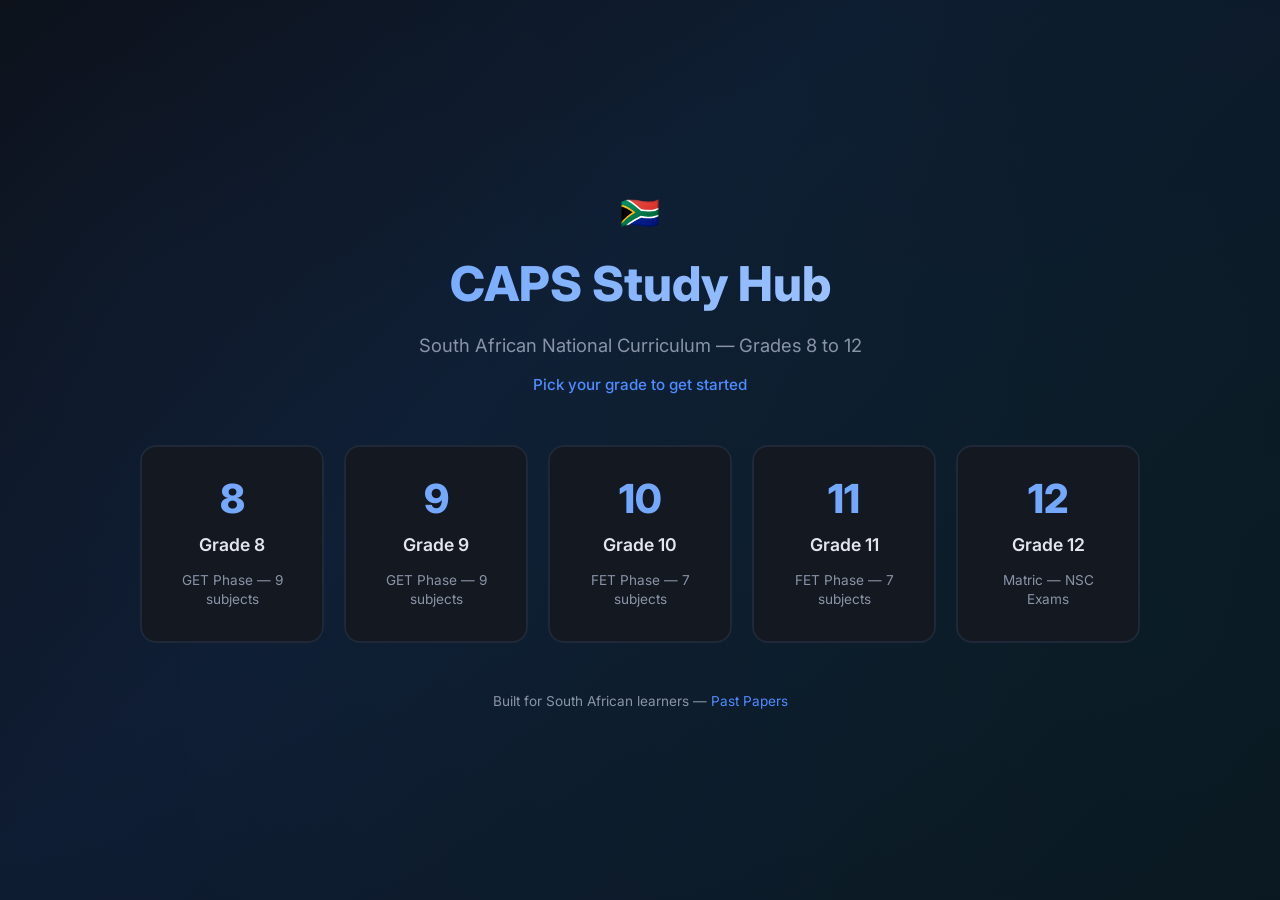
<file: index.html>
<!DOCTYPE html>
<html lang="en-ZA">
<head>
    <meta charset="UTF-8">
    <meta name="viewport" content="width=device-width, initial-scale=1.0">
    <title>CAPS Study Hub | South African Curriculum</title>
    <link rel="stylesheet" href="css/style.css">
    <link rel="preconnect" href="https://fonts.googleapis.com">
    <link href="https://fonts.googleapis.com/css2?family=Inter:wght@400;500;600;700;800&display=swap" rel="stylesheet">
</head>
<body>
    <div class="landing" id="landing">
        <div class="landing-header">
            <span class="landing-flag">&#127487;&#127462;</span>
            <h1>CAPS Study Hub</h1>
            <p class="landing-subtitle">South African National Curriculum &mdash; Grades 8 to 12</p>
            <p class="landing-tagline">Pick your grade to get started</p>
        </div>

        <div class="grade-cards">
            <a href="grade.html?grade=8" class="grade-card">
                <span class="grade-number">8</span>
                <span class="grade-label">Grade 8</span>
                <span class="grade-desc">GET Phase &mdash; 9 subjects</span>
            </a>
            <a href="grade.html?grade=9" class="grade-card">
                <span class="grade-number">9</span>
                <span class="grade-label">Grade 9</span>
                <span class="grade-desc">GET Phase &mdash; 9 subjects</span>
            </a>
            <a href="grade.html?grade=10" class="grade-card">
                <span class="grade-number">10</span>
                <span class="grade-label">Grade 10</span>
                <span class="grade-desc">FET Phase &mdash; 7 subjects</span>
            </a>
            <a href="grade.html?grade=11" class="grade-card">
                <span class="grade-number">11</span>
                <span class="grade-label">Grade 11</span>
                <span class="grade-desc">FET Phase &mdash; 7 subjects</span>
            </a>
            <a href="grade.html?grade=12" class="grade-card">
                <span class="grade-number">12</span>
                <span class="grade-label">Grade 12</span>
                <span class="grade-desc">Matric &mdash; NSC Exams</span>
            </a>
        </div>

        <div class="landing-footer">
            <p>Built for South African learners &mdash; <a href="past-papers.html">Past Papers</a></p>
        </div>
    </div>
</body>
</html>
</file>
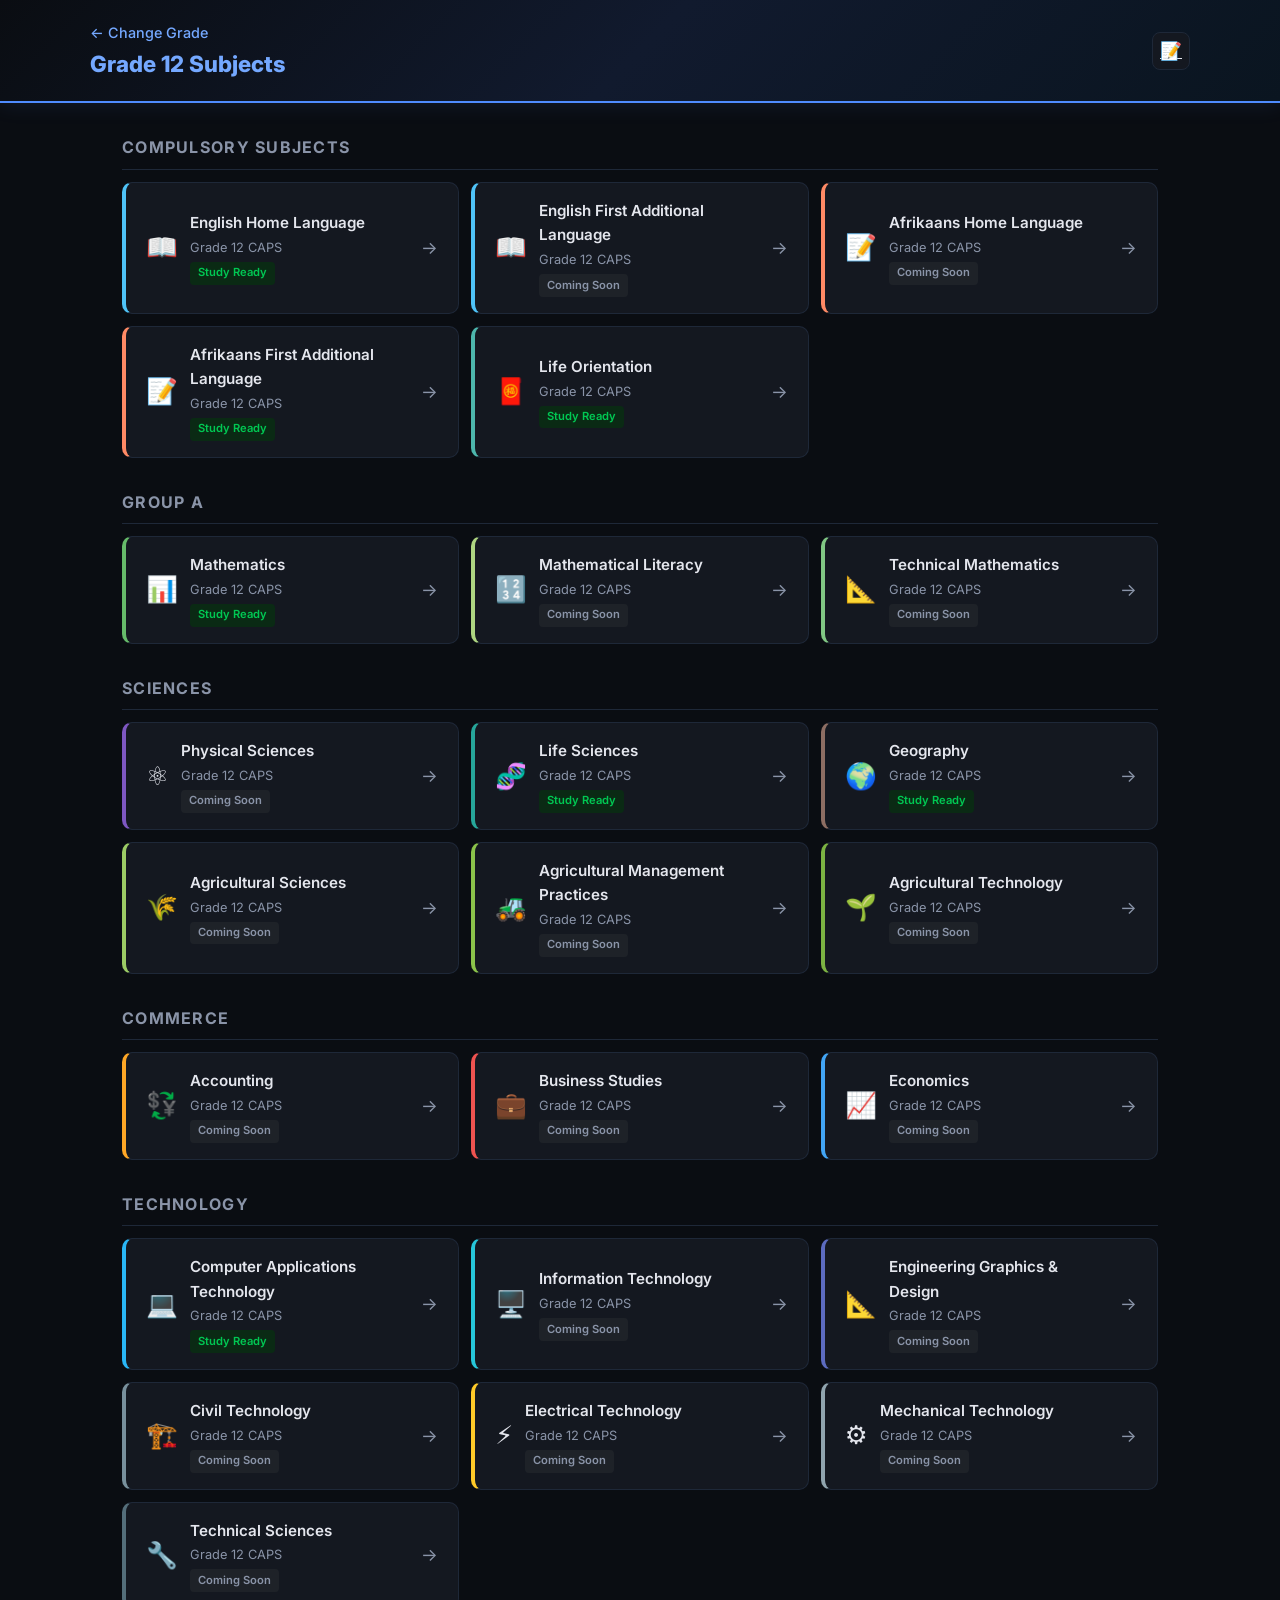
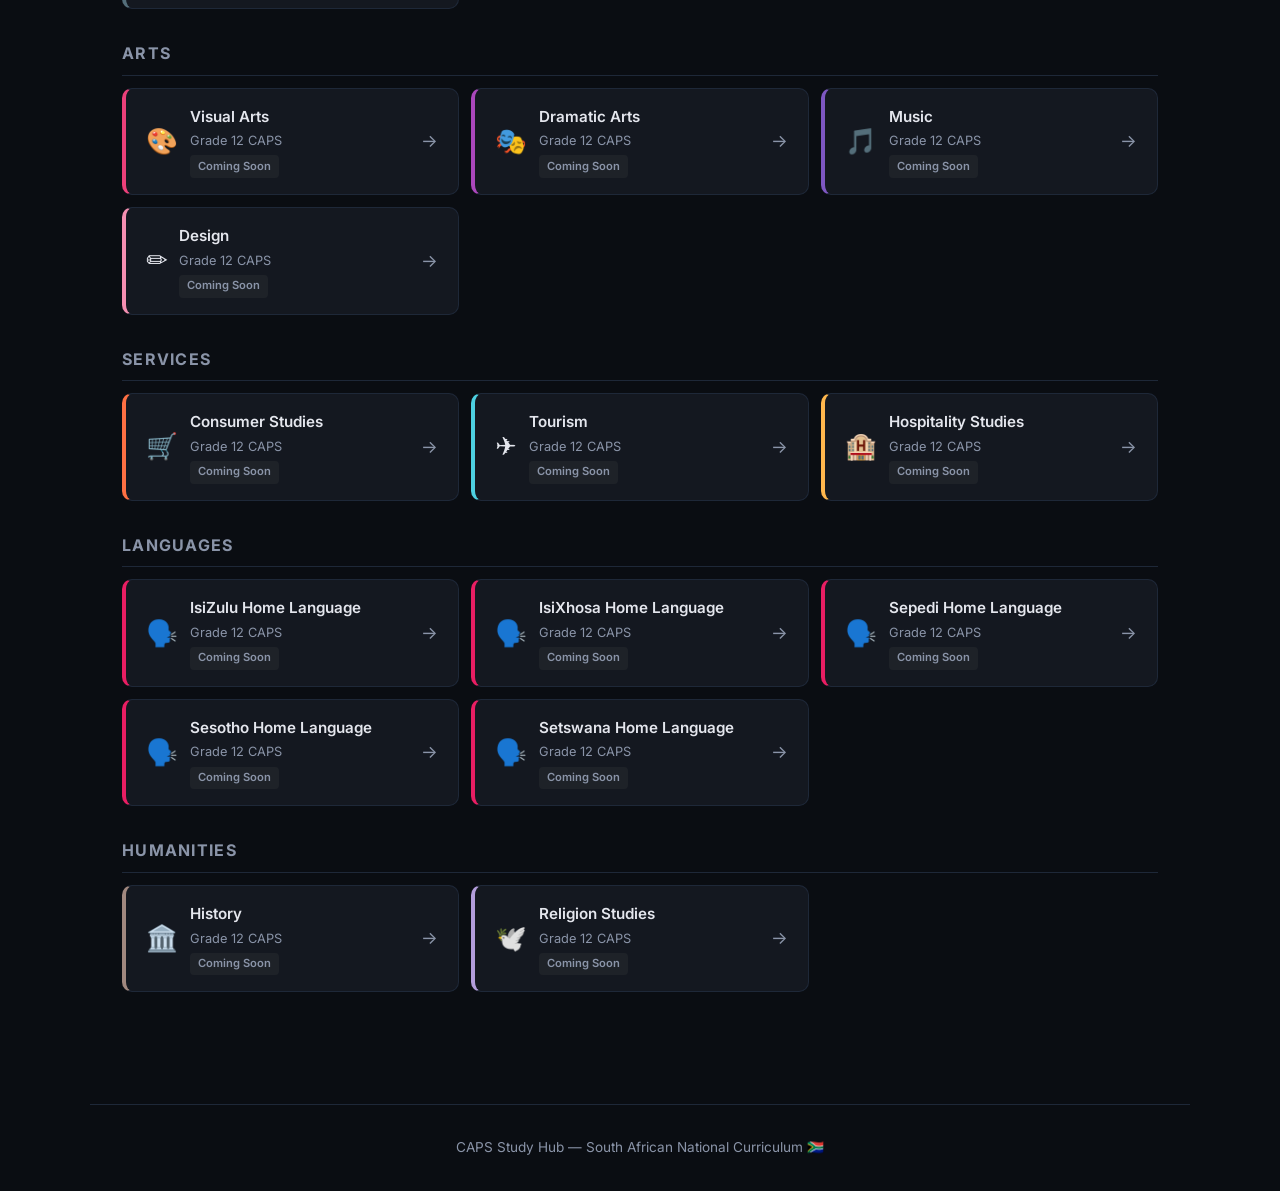
<file: grade.html>
<!DOCTYPE html>
<html lang="en-ZA">
<head>
    <meta charset="UTF-8">
    <meta name="viewport" content="width=device-width, initial-scale=1.0">
    <title>Choose Your Subjects | CAPS Study Hub</title>
    <link rel="stylesheet" href="css/style.css">
    <link rel="preconnect" href="https://fonts.googleapis.com">
    <link href="https://fonts.googleapis.com/css2?family=Inter:wght@400;500;600;700;800&display=swap" rel="stylesheet">
</head>
<body>
    <div class="page-container">
        <header class="page-header">
            <div class="page-header-inner">
                <div>
                    <a href="index.html" class="back-link">&larr; Change Grade</a>
                    <h1 id="page-title">Grade 12 Subjects</h1>
                </div>
                <div class="header-actions">
                    <a href="past-papers.html" class="icon-btn" title="Past Papers">&#128221;</a>
                </div>
            </div>
        </header>

        <main class="page-main" id="subjects-container">
            <!-- Populated by JS -->
        </main>

        <footer class="page-footer">
            <p>CAPS Study Hub &mdash; South African National Curriculum &#127487;&#127462;</p>
        </footer>
    </div>

    <script src="js/caps-subjects.js"></script>
    <script src="js/caps-curriculum.js"></script>
    <script>
    (function() {
        const params = new URLSearchParams(window.location.search);
        const grade = parseInt(params.get('grade')) || 12;

        document.getElementById('page-title').textContent = `Grade ${grade} Subjects`;
        document.title = `Grade ${grade} Subjects | CAPS Study Hub`;

        // Store current grade for use by subject pages
        localStorage.setItem('caps-current-grade', grade);

        const container = document.getElementById('subjects-container');
        const available = CAPS_SUBJECTS.getForGrade(grade);

        // Subjects that have study content (flashcards, quiz, feynman data)
        const subjectsWithContent = {
            'life-sciences': 12,
            'geography': 12,
            'mathematics': 12,
            'afrikaans-fal': 12,
            'cat': 12,
            'english-hl': 12,
            'life-orientation': 12
        };

        function renderSubjectCard(subject) {
            const hasContent = subjectsWithContent[subject.id] && subjectsWithContent[subject.id] <= grade;
            const hasCurriculum = CAPS_CURRICULUM.has(subject.id, grade);

            const card = document.createElement('a');
            card.className = 'subject-card';
            card.style.setProperty('--subject-color', subject.color);

            // All subjects link to subject.html with query params
            card.href = 'subject.html?subject=' + subject.id + '&grade=' + grade;

            let badge = '';
            if (hasContent) {
                badge = '<span class="badge badge-green">Study Ready</span>';
            } else if (hasCurriculum) {
                badge = '<span class="badge badge-blue">Curriculum</span>';
            } else {
                badge = '<span class="badge badge-grey">Coming Soon</span>';
            }

            card.innerHTML = `
                <div class="subject-icon">${subject.icon}</div>
                <div class="subject-info">
                    <h3>${subject.name}</h3>
                    <p class="subject-meta">Grade ${grade} CAPS</p>
                    ${badge}
                </div>
                <span class="subject-arrow">&rarr;</span>
            `;
            return card;
        }

        // For Grades 8-9: all subjects are compulsory, one group
        if (grade <= 9) {
            const group = document.createElement('div');
            group.className = 'subject-group';
            group.innerHTML = '<h2>Your Subjects</h2>';
            const grid = document.createElement('div');
            grid.className = 'subject-grid';
            available.compulsory.forEach(s => grid.appendChild(renderSubjectCard(s)));
            group.appendChild(grid);
            container.appendChild(group);
        } else {
            // Compulsory languages
            const compGroup = document.createElement('div');
            compGroup.className = 'subject-group';
            compGroup.innerHTML = '<h2>Compulsory Subjects</h2>';
            const compGrid = document.createElement('div');
            compGrid.className = 'subject-grid';
            available.compulsory.forEach(s => compGrid.appendChild(renderSubjectCard(s)));
            compGroup.appendChild(compGrid);
            container.appendChild(compGroup);

            // Electives grouped by category
            const groups = {};
            available.electives.forEach(s => {
                if (!groups[s.group]) groups[s.group] = [];
                groups[s.group].push(s);
            });

            const groupOrder = ['Group A', 'Sciences', 'Commerce', 'Technology', 'Arts', 'Services', 'Languages', 'Humanities'];
            groupOrder.forEach(groupName => {
                if (!groups[groupName]) return;
                const group = document.createElement('div');
                group.className = 'subject-group';
                group.innerHTML = `<h2>${groupName}</h2>`;
                const grid = document.createElement('div');
                grid.className = 'subject-grid';
                groups[groupName].forEach(s => grid.appendChild(renderSubjectCard(s)));
                group.appendChild(grid);
                container.appendChild(group);
            });
        }
    })();
    </script>
</body>
</html>
</file>
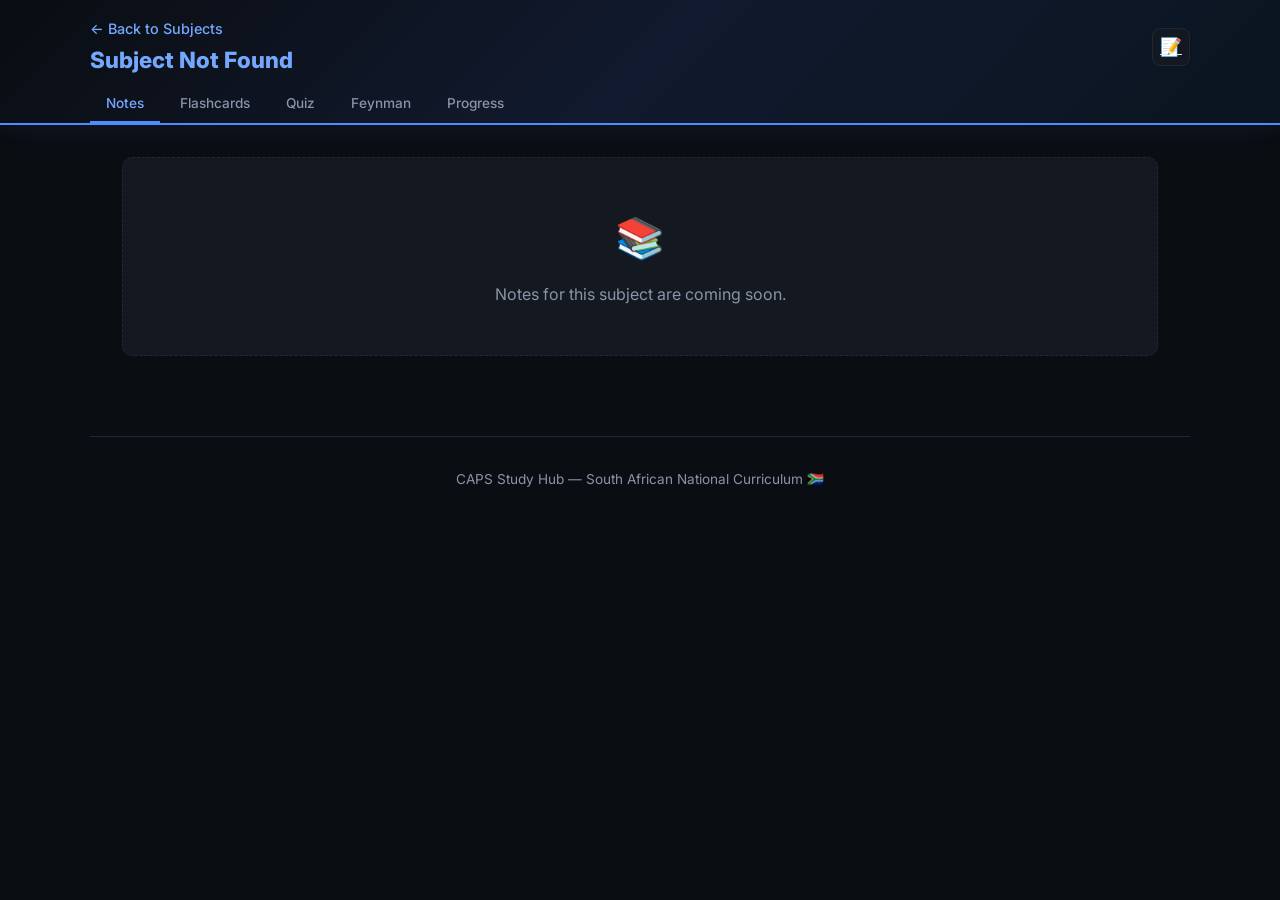
<file: subject.html>
<!DOCTYPE html>
<html lang="en-ZA">
<head>
    <meta charset="UTF-8">
    <meta name="viewport" content="width=device-width, initial-scale=1.0">
    <title>Subject | CAPS Study Hub</title>
    <link rel="stylesheet" href="css/style.css">
    <link rel="preconnect" href="https://fonts.googleapis.com">
    <link href="https://fonts.googleapis.com/css2?family=Inter:wght@400;500;600;700;800&display=swap" rel="stylesheet">
</head>
<body>
    <header class="subject-header">
        <div class="subject-header-inner">
            <div class="subject-header-top">
                <div>
                    <a href="grade.html" id="back-link" class="back-link">&larr; Back to Subjects</a>
                    <h1 id="subject-title">Loading&hellip;</h1>
                    <p class="subtitle" id="subject-subtitle"></p>
                </div>
                <div class="header-actions">
                    <a href="past-papers.html" class="icon-btn" title="Past Papers">&#128221;</a>
                </div>
            </div>
            <nav class="tab-nav">
                <button class="tab-btn active" data-tab="notes">Notes</button>
                <button class="tab-btn" data-tab="flashcards">Flashcards</button>
                <button class="tab-btn" data-tab="quiz">Quiz</button>
                <button class="tab-btn" data-tab="feynman">Feynman</button>
                <button class="tab-btn" data-tab="progress">Progress</button>
            </nav>
        </div>
    </header>

    <!-- ====== NOTES ====== -->
    <div class="tab-panel active" id="panel-notes">
        <div id="notes-content"></div>
    </div>

    <!-- ====== FLASHCARDS ====== -->
    <div class="tab-panel" id="panel-flashcards">
        <div class="filter-buttons" id="fc-filters"></div>
        <div id="fc-content" class="hidden">
            <div class="flashcard-container">
                <div class="flashcard-inner" id="flashcard">
                    <div class="flashcard-front"><p id="fc-question"></p></div>
                    <div class="flashcard-back"><p id="fc-answer"></p></div>
                </div>
            </div>
            <div class="fc-progress"><span id="fc-progress">0 / 0</span></div>
            <div class="fc-controls">
                <button class="fc-btn" id="fc-prev">&larr; Prev</button>
                <button class="fc-btn" id="fc-flip">Flip</button>
                <button class="fc-btn" id="fc-next">Next &rarr;</button>
                <button class="fc-btn" id="fc-shuffle">Shuffle</button>
                <button class="fc-btn" id="fc-reset">Reset</button>
            </div>
            <div class="confidence-buttons">
                <button class="confidence-btn" data-confidence="hard">Hard</button>
                <button class="confidence-btn" data-confidence="medium">Medium</button>
                <button class="confidence-btn" data-confidence="easy">Easy</button>
            </div>
            <p class="swipe-hint">Swipe or use arrow keys to navigate</p>
        </div>
        <div class="empty-state" id="fc-empty">
            <span class="empty-icon">&#127183;</span>
            <p>Flashcards for this subject are coming soon.</p>
        </div>
    </div>

    <!-- ====== QUIZ ====== -->
    <div class="tab-panel" id="panel-quiz">
        <div class="filter-buttons" id="quiz-filters"></div>
        <div id="quiz-content" class="hidden">
            <button class="quiz-start-btn" id="start-quiz">Start Quiz</button>
            <div class="hidden" id="quiz-area">
                <div class="quiz-header">
                    <span>Question <span id="q-num">1</span> of <span id="q-total">15</span></span>
                </div>
                <div class="quiz-progress-bar">
                    <div class="quiz-progress-fill" id="quiz-progress-fill"></div>
                </div>
                <p class="quiz-question" id="quiz-question"></p>
                <div class="quiz-options" id="quiz-options"></div>
                <div class="quiz-feedback hidden" id="quiz-feedback"></div>
                <button class="quiz-next-btn hidden" id="quiz-next">Next Question &rarr;</button>
            </div>
            <div class="quiz-results hidden" id="quiz-results">
                <div class="quiz-score-display"><span id="quiz-score">0</span> / <span id="quiz-out-of">0</span></div>
                <p class="quiz-message" id="quiz-message"></p>
                <button class="quiz-retry-btn" id="quiz-retry">Try Again</button>
                <div id="quiz-review" style="margin-top:1.5rem"></div>
            </div>
        </div>
        <div class="empty-state" id="quiz-empty">
            <span class="empty-icon">&#10067;</span>
            <p>Quiz questions for this subject are coming soon.</p>
        </div>
    </div>

    <!-- ====== FEYNMAN ====== -->
    <div class="tab-panel" id="panel-feynman">
        <div class="feynman-topics" id="feynman-topics"></div>
        <div class="feynman-workspace hidden" id="feynman-workspace">
            <h3 id="feynman-title"></h3>
            <p style="color:var(--text-muted);margin-bottom:1rem">Explain this topic in your own words, as if teaching someone who knows nothing about it.</p>
            <textarea id="feynman-input" placeholder="Start explaining..."></textarea>
            <div class="feynman-actions">
                <button class="feynman-btn feynman-btn-primary" id="feynman-check">Check My Explanation</button>
                <button class="feynman-btn feynman-btn-secondary" id="feynman-retry">Clear &amp; Retry</button>
                <button class="feynman-btn feynman-btn-secondary" id="feynman-back">&larr; Back to Topics</button>
                <button class="mic-btn" id="feynman-mic" title="Voice Input">&#127908;</button>
            </div>
            <div class="hidden" id="feynman-keypoints">
                <h4 style="margin-bottom:0.75rem;color:var(--text-muted)">Key Points Coverage:</h4>
                <div id="feynman-checklist"></div>
            </div>
        </div>
        <div class="empty-state" id="feynman-empty">
            <span class="empty-icon">&#129504;</span>
            <p>Feynman topics for this subject are coming soon.</p>
        </div>
    </div>

    <!-- ====== PROGRESS ====== -->
    <div class="tab-panel" id="panel-progress">
        <div class="progress-dashboard" id="progress-dashboard">
            <div class="progress-overall">
                <div class="progress-ring-wrap">
                    <svg class="progress-ring" viewBox="0 0 120 120">
                        <circle class="progress-ring-bg" cx="60" cy="60" r="52"/>
                        <circle class="progress-ring-fill" id="progress-ring-fill" cx="60" cy="60" r="52"/>
                    </svg>
                    <div class="progress-ring-text" id="progress-overall-pct">0%</div>
                </div>
                <p class="progress-overall-msg" id="progress-overall-msg">Start studying to track your progress!</p>
            </div>
            <div class="progress-bars">
                <div class="progress-bar-item">
                    <label><span>Notes Read</span><span id="prog-notes-val">0 / 0</span></label>
                    <div class="progress-bar-track"><div class="progress-bar-fill notes" id="prog-notes-fill"></div></div>
                </div>
                <div class="progress-bar-item">
                    <label><span>Flashcards Mastered</span><span id="prog-fc-val">0 / 0</span></label>
                    <div class="progress-bar-track"><div class="progress-bar-fill fc" id="prog-fc-fill"></div></div>
                </div>
                <div class="progress-bar-item">
                    <label><span>Quiz Best Score</span><span id="prog-quiz-val">&mdash;</span></label>
                    <div class="progress-bar-track"><div class="progress-bar-fill quiz" id="prog-quiz-fill"></div></div>
                </div>
                <div class="progress-bar-item">
                    <label><span>Feynman Topics</span><span id="prog-feynman-val">0 / 0</span></label>
                    <div class="progress-bar-track"><div class="progress-bar-fill feynman" id="prog-feynman-fill"></div></div>
                </div>
            </div>
        </div>
        <div class="stats-row">
            <div class="stat-card"><div class="stat-value" id="stat-streak">0</div><div class="stat-label">Day Streak</div></div>
            <div class="stat-card"><div class="stat-value" id="stat-time">0m</div><div class="stat-label">Study Time</div></div>
            <div class="stat-card"><div class="stat-value" id="stat-sessions">0</div><div class="stat-label">Sessions</div></div>
            <div class="stat-card"><div class="stat-value" id="stat-quizzes">0</div><div class="stat-label">Quizzes</div></div>
        </div>
    </div>

    <footer class="page-footer">
        <p>CAPS Study Hub &mdash; South African National Curriculum &#127487;&#127462;</p>
    </footer>

    <!-- Scripts: order matters -->
    <script src="js/caps-subjects.js"></script>
    <script src="js/caps-curriculum.js"></script>
    <script>
    // Synchronous data loader — determines subject from URL and writes the data script tag
    var _dataMap = {
        'mathematics': 'js/data/maths-data.js',
        'life-sciences': 'js/data/life-sciences-data.js',
        'geography': 'js/data/geography-data.js',
        'afrikaans-fal': 'js/data/afrikaans-data.js',
        'cat': 'js/data/cat-data.js',
        'english-hl': 'js/data/english-data.js',
        'life-orientation': 'js/data/life-orientation-data.js'
    };
    var _sp = new URLSearchParams(location.search);
    var _subjectId = _sp.get('subject') || '';
    var _grade = parseInt(_sp.get('grade')) || 12;
    if (_dataMap[_subjectId]) {
        document.write('<scr' + 'ipt src="' + _dataMap[_subjectId] + '"><\/scr' + 'ipt>');
    }
    </script>
    <script>
    // Setup: runs after data file is loaded but before study-tools.js
    // Populates header, notes, filter buttons, and toggles empty states
    document.addEventListener('DOMContentLoaded', function() {
        var subjectId = _subjectId;
        var grade = _grade;
        var subject = CAPS_SUBJECTS.getById(subjectId);

        // --- Header ---
        if (subject) {
            document.getElementById('subject-title').textContent = subject.icon + ' ' + subject.name;
            document.getElementById('subject-subtitle').textContent = 'Grade ' + grade + ' CAPS';
            document.title = subject.name + ' \u2014 Grade ' + grade + ' | CAPS Study Hub';
        } else {
            document.getElementById('subject-title').textContent = 'Subject Not Found';
            document.getElementById('subject-subtitle').textContent = '';
        }
        document.getElementById('back-link').href = 'grade.html?grade=' + grade;

        // --- Unit name mapping ---
        var unitNames = {
            'functions': 'Functions & Inverses', 'euclidean': 'Euclidean Geometry',
            'circles': 'Circle Geometry', 'sequences': 'Sequences & Series',
            'finance': 'Financial Mathematics', 'calculus': 'Differential Calculus',
            'probability': 'Probability', 'statistics': 'Statistics',
            'trigonometry': 'Trigonometry',
            'dna': 'DNA', 'rna': 'RNA & Protein Synthesis',
            'meiosis': 'Meiosis', 'hormones': 'Plant Hormones',
            'protein-synthesis': 'Protein Synthesis', 'genetics': 'Genetics',
            'evolution': 'Evolution', 'human-evolution': 'Human Evolution',
            'ecology': 'Population Ecology', 'environment': 'Human Impact on Environment',
            'mlc': 'Mid-Latitude Cyclones', 'tc': 'Tropical Cyclones',
            'drainage': 'Drainage Systems', 'geomorphology': 'Geomorphology',
            'climatology': 'Climatology', 'rural-urban': 'Rural-Urban Migration',
            'settlement': 'Settlement Geography', 'economic': 'Economic Geography',
            'development': 'Development Geography',
            'begrip': 'Begrip & Opsomming', 'gedigte': 'Gedigte', 'skryfwerk': 'Skryfwerk',
            'taalstrukture': 'Taalstrukture', 'literatuur': 'Literatuur',
            'mondelinge': 'Mondelinge', 'visueel': 'Visuele Geletterdheid',
            'comp': 'Computers & ICT', 'hw': 'Hardware Devices',
            'solution-dev': 'Solution Development', 'systems': 'System Technologies',
            'info-mgmt': 'Information Management', 'e-comm': 'e-Communications',
            'literature': 'Literature', 'language': 'Language Skills',
            'grammar': 'Grammar Review',
            'democracy': 'Democracy & Human Rights', 'citizenship': 'Responsible Citizenship',
            'careers': 'Careers & Career Choices', 'study-skills': 'Study Skills & Exam Prep',
            'fitness': 'Physical Fitness & Health', 'social-env': 'Social & Environmental Responsibility'
        };

        // --- Unique units from flashcard data ---
        var units = [];
        if (typeof flashcards !== 'undefined') {
            var seen = {};
            flashcards.forEach(function(c) {
                if (!seen[c.unit]) { seen[c.unit] = true; units.push(c.unit); }
            });
        }

        // --- Notes from curriculum ---
        var currData = CAPS_CURRICULUM.get(subjectId, grade, 'all');
        var notesEl = document.getElementById('notes-content');

        if (currData) {
            var navHtml = '<div class="notes-nav">';
            var bodyHtml = '';
            var termKeys = Object.keys(currData).sort();
            var isFirstTerm = true;

            termKeys.forEach(function(term) {
                var topics = currData[term];
                if (!topics || !topics.length) return;
                var termId = 'term' + term;
                var activeClass = isFirstTerm ? ' active' : '';

                navHtml += '<button class="unit-btn' + activeClass + '" data-unit="' + termId + '">Term ' + term + '</button>';

                bodyHtml += '<div class="unit-content' + activeClass + '" id="unit-' + termId + '">';
                bodyHtml += '<div class="unit-header"><h2>Term ' + term + '</h2></div>';

                // Section jumps
                bodyHtml += '<div class="section-jumps">';
                topics.forEach(function(t, i) {
                    var secId = 'sec-t' + term + '-' + i;
                    var secActive = (i === 0) ? ' active' : '';
                    bodyHtml += '<button class="section-jump' + secActive + '" data-section="' + secId + '">' + t.topic + '</button>';
                });
                bodyHtml += '</div>';

                // Content sections
                topics.forEach(function(t, i) {
                    var secId = 'sec-t' + term + '-' + i;
                    var secActive = (i === 0) ? ' active' : '';
                    bodyHtml += '<div class="content-section' + secActive + '" id="' + secId + '">';
                    bodyHtml += '<h3>' + t.topic + '</h3>';
                    bodyHtml += '<div class="key-concept">';
                    bodyHtml += '<h4>CAPS Curriculum Overview</h4>';
                    bodyHtml += '<p>' + t.content + '</p>';
                    bodyHtml += '<p style="margin-top:0.75rem"><strong>Duration:</strong> ' + t.weeks + ' weeks</p>';
                    bodyHtml += '</div>';
                    bodyHtml += '</div>';
                });

                bodyHtml += '</div>';
                isFirstTerm = false;
            });

            navHtml += '</div>';
            notesEl.innerHTML = navHtml + bodyHtml;
        } else {
            notesEl.innerHTML = '<div class="empty-state"><span class="empty-icon">&#128218;</span><p>Notes for this subject are coming soon.</p></div>';
        }

        // --- Flashcard filters ---
        var hasFlashcards = typeof flashcards !== 'undefined' && flashcards.length > 0;
        if (hasFlashcards) {
            document.getElementById('fc-empty').classList.add('hidden');
            document.getElementById('fc-content').classList.remove('hidden');

            var fcHtml = '<button class="filter-btn active" data-filter="all">All</button>';
            fcHtml += '<button class="filter-btn" data-filter="unseen">Unseen</button>';
            units.forEach(function(u) {
                fcHtml += '<button class="filter-btn" data-filter="' + u + '">' + (unitNames[u] || u) + '</button>';
            });
            document.getElementById('fc-filters').innerHTML = fcHtml;
        }

        // --- Quiz filters ---
        var hasQuiz = typeof quizQuestions !== 'undefined' && quizQuestions.length > 0;
        if (hasQuiz) {
            document.getElementById('quiz-empty').classList.add('hidden');
            document.getElementById('quiz-content').classList.remove('hidden');

            var qzHtml = '<button class="filter-btn active" data-quizfilter="all">All</button>';
            units.forEach(function(u) {
                qzHtml += '<button class="filter-btn" data-quizfilter="' + u + '">' + (unitNames[u] || u) + '</button>';
            });
            document.getElementById('quiz-filters').innerHTML = qzHtml;
        }

        // --- Feynman empty state ---
        var hasFeynman = typeof feynmanTopics !== 'undefined' && feynmanTopics.length > 0;
        if (hasFeynman) {
            document.getElementById('feynman-empty').classList.add('hidden');
        }
    });
    </script>
    <script src="js/study-tools.js"></script>
</body>
</html>
</file>
<file: css/style.css>
/* ============================================================
   CAPS Study Hub - Complete Stylesheet
   ============================================================ */
:root {
  --bg: #0a0d12;
  --bg-card: #141820;
  --bg-card-hover: #1c2430;
  --bg-section: #111720;
  --text: #e4e6ed;
  --text-muted: #8a94a8;
  --accent: #4f8cff;
  --accent-light: #74a8ff;
  --accent-dim: #1a2a4a;
  --green: #00c853;
  --green-dim: #0a2a14;
  --red: #ff3d3d;
  --red-dim: #3a1010;
  --yellow: #ffd740;
  --yellow-dim: #3a3015;
  --border: #1e2838;
  --radius: 10px;
  --shadow: 0 2px 20px rgba(0,0,0,0.3);
  --font: 'Inter', 'Segoe UI', system-ui, sans-serif;
}

* { margin: 0; padding: 0; box-sizing: border-box; -webkit-tap-highlight-color: transparent; }
html { scroll-behavior: smooth; font-size: 16px; }
body {
  font-family: var(--font);
  background: var(--bg);
  color: var(--text);
  line-height: 1.6;
  min-height: 100vh;
}
button, a, input, textarea, select { touch-action: manipulation; }
.hidden { display: none !important; }

/* ============================================================
   LANDING PAGE
   ============================================================ */
.landing {
  min-height: 100vh;
  display: flex;
  flex-direction: column;
  align-items: center;
  justify-content: center;
  background: linear-gradient(135deg, #0a0d12 0%, #0d1a2e 40%, #0a1520 100%);
  padding: 2rem;
  position: relative;
  overflow: hidden;
}
.landing::before {
  content: '';
  position: absolute;
  top: -50%; left: -50%;
  width: 200%; height: 200%;
  background: radial-gradient(circle at 30% 40%, rgba(79,140,255,0.05) 0%, transparent 50%),
              radial-gradient(circle at 70% 60%, rgba(0,200,83,0.03) 0%, transparent 50%);
  animation: subtleShift 20s ease-in-out infinite;
  pointer-events: none;
}
@keyframes subtleShift {
  0%, 100% { transform: translate(0, 0); }
  50% { transform: translate(-2%, -1%); }
}

.landing-header {
  text-align: center;
  margin-bottom: 3rem;
  position: relative;
  z-index: 1;
}
.landing-header h1 {
  font-size: 3rem;
  font-weight: 800;
  background: linear-gradient(135deg, var(--accent-light), #a0c4ff);
  -webkit-background-clip: text;
  -webkit-text-fill-color: transparent;
  background-clip: text;
  margin-bottom: 0.5rem;
}
.landing-header .landing-flag {
  font-size: 2rem;
  display: block;
  margin-bottom: 0.5rem;
}
.landing-subtitle {
  color: var(--text-muted);
  font-size: 1.15rem;
  font-weight: 400;
}
.landing-tagline {
  color: var(--accent);
  font-size: 0.95rem;
  margin-top: 0.75rem;
  font-weight: 500;
}

/* Grade Cards */
.grade-cards {
  display: grid;
  grid-template-columns: repeat(auto-fit, minmax(180px, 1fr));
  gap: 1.25rem;
  max-width: 1000px;
  width: 100%;
  position: relative;
  z-index: 1;
}
.grade-card {
  background: var(--bg-card);
  border: 2px solid var(--border);
  border-radius: 16px;
  padding: 2rem 1.5rem;
  text-align: center;
  cursor: pointer;
  transition: all 0.3s ease;
  text-decoration: none;
  color: var(--text);
  display: flex;
  flex-direction: column;
  align-items: center;
  gap: 0.75rem;
}
.grade-card:hover {
  background: var(--bg-card-hover);
  border-color: var(--accent);
  transform: translateY(-4px);
  box-shadow: 0 8px 32px rgba(79,140,255,0.15);
}
.grade-card .grade-number {
  font-size: 2.5rem;
  font-weight: 800;
  color: var(--accent-light);
  line-height: 1;
}
.grade-card .grade-label {
  font-size: 1.1rem;
  font-weight: 600;
}
.grade-card .grade-desc {
  font-size: 0.85rem;
  color: var(--text-muted);
  line-height: 1.4;
}

/* Landing Footer */
.landing-footer {
  margin-top: 3rem;
  text-align: center;
  color: var(--text-muted);
  font-size: 0.85rem;
  position: relative;
  z-index: 1;
}
.landing-footer a {
  color: var(--accent);
  text-decoration: none;
}
.landing-footer a:hover { text-decoration: underline; }

/* ============================================================
   SUBJECT SELECTION PAGE (subjects grid after grade pick)
   ============================================================ */
.page-container {
  min-height: 100vh;
  background: var(--bg);
}

.page-header {
  background: linear-gradient(135deg, #0a0d12 0%, #111a2e 50%, #0a1520 100%);
  border-bottom: 2px solid var(--accent);
  padding: 1.25rem 2rem;
  position: sticky;
  top: 0;
  z-index: 100;
  box-shadow: 0 2px 20px rgba(79,140,255,0.1);
}
.page-header-inner {
  max-width: 1100px;
  margin: 0 auto;
  display: flex;
  justify-content: space-between;
  align-items: center;
}
.page-header h1 {
  font-size: 1.4rem;
  font-weight: 800;
  color: var(--accent-light);
}
.page-header .subtitle {
  color: var(--text-muted);
  font-size: 0.85rem;
}
.header-actions { display: flex; gap: 0.5rem; align-items: center; }

.back-link {
  color: var(--accent-light);
  text-decoration: none;
  font-size: 0.9rem;
  font-weight: 500;
  display: inline-flex;
  align-items: center;
  gap: 0.3rem;
  transition: opacity 0.2s;
}
.back-link:hover { opacity: 0.8; }

.icon-btn {
  background: var(--bg-card);
  border: 1px solid var(--border);
  color: var(--text);
  width: 38px;
  height: 38px;
  border-radius: 8px;
  cursor: pointer;
  font-size: 1.1rem;
  display: flex;
  align-items: center;
  justify-content: center;
  transition: all 0.2s;
  font-family: var(--font);
}
.icon-btn:hover {
  background: var(--bg-card-hover);
  border-color: var(--accent-dim);
}

.page-main {
  max-width: 1100px;
  margin: 0 auto;
  padding: 2rem;
}

/* Subject Group Headings */
.subject-group {
  margin-bottom: 2rem;
}
.subject-group h2 {
  font-size: 1rem;
  font-weight: 700;
  color: var(--text-muted);
  text-transform: uppercase;
  letter-spacing: 0.08em;
  margin-bottom: 0.75rem;
  padding-bottom: 0.5rem;
  border-bottom: 1px solid var(--border);
}

.subject-grid {
  display: grid;
  grid-template-columns: repeat(auto-fill, minmax(300px, 1fr));
  gap: 0.75rem;
}

.subject-card {
  background: var(--bg-card);
  border: 1px solid var(--border);
  border-radius: var(--radius);
  padding: 1rem 1.25rem;
  display: flex;
  align-items: center;
  gap: 0.75rem;
  cursor: pointer;
  transition: all 0.2s;
  text-decoration: none;
  color: var(--text);
  border-left: 4px solid var(--subject-color, var(--accent));
}
.subject-card:hover {
  background: var(--bg-card-hover);
  transform: translateY(-2px);
  box-shadow: var(--shadow);
}
.subject-icon { font-size: 1.6rem; flex-shrink: 0; }
.subject-info { flex: 1; min-width: 0; }
.subject-info h3 { font-size: 0.95rem; font-weight: 600; margin-bottom: 0.15rem; }
.subject-meta { font-size: 0.8rem; color: var(--text-muted); }
.subject-arrow { color: var(--text-muted); font-size: 1.1rem; flex-shrink: 0; }

.badge {
  display: inline-block;
  padding: 0.15rem 0.5rem;
  font-size: 0.7rem;
  font-weight: 600;
  border-radius: 4px;
  margin-top: 0.2rem;
}
.badge-green { background: var(--green-dim); color: var(--green); }
.badge-grey { background: #1e2228; color: var(--text-muted); }
.badge-blue { background: var(--accent-dim); color: var(--accent-light); }

/* ============================================================
   SUBJECT PAGE - HEADER & TABS
   ============================================================ */
.subject-header {
  background: linear-gradient(135deg, #0a0d12 0%, #111a2e 50%, #0a1520 100%);
  border-bottom: 2px solid var(--accent);
  padding: 1rem 2rem 0;
  position: sticky;
  top: 0;
  z-index: 100;
  box-shadow: 0 2px 20px rgba(79,140,255,0.1);
}
.subject-header-inner {
  max-width: 1100px;
  margin: 0 auto;
}
.subject-header-top {
  display: flex;
  justify-content: space-between;
  align-items: center;
  margin-bottom: 0.5rem;
}
.subject-header h1 {
  font-size: 1.4rem;
  font-weight: 800;
  color: var(--accent-light);
}
.subject-header .subtitle {
  color: var(--text-muted);
  font-size: 0.85rem;
}

/* Tab Navigation */
.tab-nav {
  max-width: 1100px;
  margin: 0 auto;
  display: flex;
  gap: 0.25rem;
  overflow-x: auto;
  -webkit-overflow-scrolling: touch;
  scrollbar-width: none;
  padding-bottom: 0;
}
.tab-nav::-webkit-scrollbar { display: none; }
.tab-btn {
  background: none;
  border: none;
  color: var(--text-muted);
  padding: 0.6rem 1rem;
  font-size: 0.85rem;
  cursor: pointer;
  border-bottom: 2px solid transparent;
  white-space: nowrap;
  transition: all 0.2s;
  font-family: var(--font);
  font-weight: 500;
}
.tab-btn:hover { color: var(--text); }
.tab-btn.active {
  color: var(--accent-light);
  border-bottom-color: var(--accent);
}

/* Tab Panels */
.tab-panel {
  display: none;
  animation: fadeUp 0.3s ease;
  max-width: 1100px;
  margin: 0 auto;
  padding: 2rem;
}
.tab-panel.active { display: block; }

@keyframes fadeUp {
  from { opacity: 0; transform: translateY(12px); }
  to { opacity: 1; transform: translateY(0); }
}

/* ============================================================
   NOTES CONTENT
   ============================================================ */
.notes-nav {
  display: flex;
  gap: 0.5rem;
  flex-wrap: wrap;
  margin-bottom: 1.5rem;
}
.unit-btn {
  background: var(--bg-card);
  border: 1px solid var(--border);
  color: var(--text-muted);
  padding: 0.5rem 1rem;
  font-size: 0.85rem;
  border-radius: 8px;
  cursor: pointer;
  transition: all 0.2s;
  font-family: var(--font);
  font-weight: 500;
}
.unit-btn:hover { background: var(--bg-card-hover); color: var(--text); }
.unit-btn.active {
  background: var(--accent-dim);
  border-color: var(--accent);
  color: var(--accent-light);
}

.unit-content { display: none; animation: fadeUp 0.3s ease; }
.unit-content.active { display: block; }

.unit-header {
  display: flex;
  justify-content: space-between;
  align-items: center;
  margin-bottom: 1.5rem;
  flex-wrap: wrap;
  gap: 0.5rem;
}
.unit-header h2 {
  font-size: 1.5rem;
  color: var(--accent-light);
}

.section-jumps {
  display: flex;
  gap: 0.5rem;
  flex-wrap: wrap;
  margin-bottom: 1.5rem;
  overflow-x: auto;
  -webkit-overflow-scrolling: touch;
}
.section-jump {
  background: var(--bg-card);
  border: 1px solid var(--border);
  color: var(--text-muted);
  padding: 0.4rem 0.8rem;
  font-size: 0.8rem;
  border-radius: 6px;
  cursor: pointer;
  transition: all 0.2s;
  font-family: var(--font);
  white-space: nowrap;
}
.section-jump:hover { background: var(--bg-card-hover); color: var(--text); }
.section-jump.active {
  background: var(--accent-dim);
  border-color: var(--accent);
  color: var(--accent-light);
}

.content-section { display: none; animation: fadeUp 0.3s ease; }
.content-section.active { display: block; }

.content-section h3 {
  font-size: 1.25rem;
  color: var(--accent-light);
  margin-bottom: 1rem;
  padding-bottom: 0.5rem;
  border-bottom: 1px solid var(--border);
}

.key-concept {
  background: var(--bg-card);
  border: 1px solid var(--border);
  border-radius: var(--radius);
  padding: 1.25rem;
  margin-bottom: 1.5rem;
}
.key-concept h4 {
  font-size: 1rem;
  color: var(--text);
  margin-bottom: 0.75rem;
}
.key-concept p, .key-concept li {
  color: var(--text-muted);
  font-size: 0.9rem;
  line-height: 1.7;
  margin-bottom: 0.5rem;
}
.key-concept ul, .key-concept ol {
  padding-left: 1.5rem;
  margin-bottom: 0.75rem;
}
.key-concept li { margin-bottom: 0.4rem; }
.key-concept strong { color: var(--text); }
.key-concept em { color: var(--accent-light); font-style: italic; }

.key-concept table {
  width: 100%;
  border-collapse: collapse;
  margin: 1rem 0;
  font-size: 0.85rem;
}
.key-concept th {
  background: var(--accent-dim);
  color: var(--accent-light);
  padding: 0.6rem 0.75rem;
  text-align: left;
  font-weight: 600;
  border: 1px solid var(--border);
}
.key-concept td {
  padding: 0.5rem 0.75rem;
  border: 1px solid var(--border);
  color: var(--text-muted);
}
.key-concept tr:nth-child(even) td { background: rgba(255,255,255,0.02); }

.diagram-box {
  background: var(--bg-section);
  border: 1px solid var(--border);
  border-radius: var(--radius);
  padding: 1.25rem;
  margin: 1rem 0;
  text-align: center;
}
.diagram-box svg { max-width: 100%; height: auto; }
.diagram-description {
  background: var(--bg-card);
  border: 1px solid var(--border);
  border-radius: 8px;
  padding: 1rem;
  margin-top: 0.75rem;
  text-align: left;
}
.diagram-description h4 {
  color: var(--accent-light);
  font-size: 0.9rem;
  margin-bottom: 0.5rem;
}
.diagram-description p, .diagram-description li {
  color: var(--text-muted);
  font-size: 0.85rem;
}

/* ============================================================
   FLASHCARD SYSTEM
   ============================================================ */
.filter-buttons {
  display: flex;
  gap: 0.5rem;
  flex-wrap: wrap;
  margin-bottom: 1.5rem;
}
.filter-btn {
  background: var(--bg-card);
  border: 1px solid var(--border);
  color: var(--text-muted);
  padding: 0.4rem 0.85rem;
  font-size: 0.85rem;
  border-radius: 6px;
  cursor: pointer;
  transition: all 0.2s;
  font-family: var(--font);
  font-weight: 500;
}
.filter-btn:hover { background: var(--bg-card-hover); color: var(--text); }
.filter-btn.active {
  background: var(--accent-dim);
  border-color: var(--accent);
  color: var(--accent-light);
}

.flashcard-container {
  perspective: 1000px;
  max-width: 600px;
  margin: 0 auto 1.5rem;
  cursor: pointer;
  min-height: 250px;
}
.flashcard-inner {
  position: relative;
  width: 100%;
  min-height: 250px;
  transition: transform 0.5s ease;
  transform-style: preserve-3d;
}
.flashcard-inner.flipped { transform: rotateY(180deg); }

.flashcard-front, .flashcard-back {
  position: absolute;
  width: 100%;
  min-height: 250px;
  backface-visibility: hidden;
  border-radius: var(--radius);
  padding: 2rem;
  display: flex;
  align-items: center;
  justify-content: center;
  text-align: center;
  font-size: 1.05rem;
  line-height: 1.6;
  white-space: pre-wrap;
}
.flashcard-front {
  background: linear-gradient(135deg, #1a2a4a, #1e3a5a);
  border: 1px solid var(--accent-dim);
  color: var(--text);
}
.flashcard-back {
  background: linear-gradient(135deg, #0a3a1a, #1a4a2a);
  border: 1px solid var(--green-dim);
  color: var(--text);
  transform: rotateY(180deg);
}

.fc-controls {
  display: flex;
  justify-content: center;
  gap: 0.75rem;
  margin-bottom: 1rem;
  flex-wrap: wrap;
}
.fc-btn {
  background: var(--bg-card);
  border: 1px solid var(--border);
  color: var(--text);
  padding: 0.5rem 1rem;
  font-size: 0.85rem;
  border-radius: 6px;
  cursor: pointer;
  transition: all 0.2s;
  font-family: var(--font);
}
.fc-btn:hover { background: var(--bg-card-hover); border-color: var(--accent-dim); }

.fc-progress {
  text-align: center;
  color: var(--text-muted);
  font-size: 0.85rem;
  margin-bottom: 1rem;
}

.confidence-buttons {
  display: flex;
  justify-content: center;
  gap: 0.5rem;
  margin-top: 0.5rem;
}
.confidence-btn {
  padding: 0.5rem 1.25rem;
  border: 1px solid var(--border);
  border-radius: 6px;
  cursor: pointer;
  font-size: 0.85rem;
  font-weight: 600;
  font-family: var(--font);
  transition: all 0.2s;
  background: var(--bg-card);
  color: var(--text);
}
.confidence-btn[data-confidence="hard"] { border-color: var(--red); color: var(--red); }
.confidence-btn[data-confidence="medium"] { border-color: var(--yellow); color: var(--yellow); }
.confidence-btn[data-confidence="easy"] { border-color: var(--green); color: var(--green); }
.confidence-btn:hover { transform: translateY(-1px); }
.confidence-btn.pressed { transform: scale(0.95); }
.confidence-btn[data-confidence="hard"]:hover { background: var(--red-dim); }
.confidence-btn[data-confidence="medium"]:hover { background: var(--yellow-dim); }
.confidence-btn[data-confidence="easy"]:hover { background: var(--green-dim); }

.swipe-hint {
  text-align: center;
  color: var(--text-muted);
  font-size: 0.8rem;
  margin-top: 0.5rem;
  opacity: 0.7;
}

/* ============================================================
   QUIZ SYSTEM
   ============================================================ */
.quiz-header {
  display: flex;
  justify-content: space-between;
  align-items: center;
  margin-bottom: 1rem;
}
.quiz-progress-bar {
  width: 100%;
  height: 4px;
  background: var(--bg-card);
  border-radius: 2px;
  margin-bottom: 1.5rem;
  overflow: hidden;
}
.quiz-progress-fill {
  height: 100%;
  background: var(--accent);
  border-radius: 2px;
  transition: width 0.3s;
  width: 0;
}

.quiz-question {
  font-size: 1.1rem;
  font-weight: 600;
  margin-bottom: 1.25rem;
  line-height: 1.5;
}

.quiz-options {
  display: flex;
  flex-direction: column;
  gap: 0.6rem;
  margin-bottom: 1rem;
}
.quiz-option {
  background: var(--bg-card);
  border: 1px solid var(--border);
  color: var(--text);
  padding: 0.85rem 1rem;
  font-size: 0.95rem;
  border-radius: 8px;
  cursor: pointer;
  text-align: left;
  transition: all 0.2s;
  font-family: var(--font);
}
.quiz-option:hover:not(:disabled) {
  background: var(--bg-card-hover);
  border-color: var(--accent-dim);
}
.quiz-option:disabled { cursor: default; opacity: 0.9; }
.quiz-option.correct {
  background: var(--green-dim);
  border-color: var(--green);
  color: var(--green);
}
.quiz-option.incorrect {
  background: var(--red-dim);
  border-color: var(--red);
  color: var(--red);
}

.quiz-feedback {
  background: var(--bg-card);
  border: 1px solid var(--border);
  border-radius: var(--radius);
  padding: 1rem 1.25rem;
  margin-bottom: 1rem;
  font-size: 0.9rem;
  line-height: 1.6;
}
.fb-correct { color: var(--green); font-weight: 600; }
.fb-incorrect { color: var(--red); font-weight: 600; }

.quiz-next-btn, .quiz-start-btn, .quiz-retry-btn {
  background: var(--accent);
  color: #fff;
  border: none;
  padding: 0.65rem 1.5rem;
  font-size: 0.95rem;
  font-weight: 600;
  border-radius: 8px;
  cursor: pointer;
  font-family: var(--font);
  transition: all 0.2s;
}
.quiz-next-btn:hover, .quiz-start-btn:hover, .quiz-retry-btn:hover {
  background: var(--accent-light);
  transform: translateY(-1px);
}

.quiz-results {
  text-align: center;
  padding: 2rem 1rem;
}
.quiz-score-display {
  font-size: 3rem;
  font-weight: 800;
  color: var(--accent-light);
  margin-bottom: 0.5rem;
}
.quiz-message {
  color: var(--text-muted);
  font-size: 1rem;
  margin-bottom: 1.5rem;
}

.review-item {
  background: var(--bg-card);
  border: 1px solid var(--border);
  border-radius: 8px;
  padding: 1rem;
  margin-bottom: 0.75rem;
  text-align: left;
  font-size: 0.9rem;
}
.review-item p { margin-bottom: 0.3rem; }
.review-correct { border-left: 3px solid var(--green); }
.review-incorrect { border-left: 3px solid var(--red); }
.text-correct { color: var(--green); font-weight: 600; }
.text-incorrect { color: var(--red); font-weight: 600; }
.explanation { color: var(--text-muted); font-size: 0.85rem; font-style: italic; margin-top: 0.3rem; }

/* ============================================================
   FEYNMAN MODE
   ============================================================ */
.feynman-topics {
  display: grid;
  grid-template-columns: repeat(auto-fill, minmax(280px, 1fr));
  gap: 0.75rem;
}
.feynman-topic-card {
  background: var(--bg-card);
  border: 1px solid var(--border);
  border-radius: var(--radius);
  padding: 1rem 1.25rem;
  cursor: pointer;
  transition: all 0.2s;
}
.feynman-topic-card:hover {
  background: var(--bg-card-hover);
  border-color: var(--accent-dim);
  transform: translateY(-2px);
}
.feynman-topic-card h4 {
  font-size: 0.95rem;
  margin-bottom: 0.3rem;
}
.unit-tag {
  display: inline-block;
  padding: 0.15rem 0.5rem;
  font-size: 0.75rem;
  font-weight: 500;
  border-radius: 4px;
  background: var(--accent-dim);
  color: var(--accent-light);
}

.feynman-workspace { max-width: 700px; margin: 0 auto; }
.feynman-workspace h3 {
  font-size: 1.2rem;
  color: var(--accent-light);
  margin-bottom: 1rem;
}
.feynman-workspace textarea {
  width: 100%;
  min-height: 180px;
  background: var(--bg-card);
  border: 1px solid var(--border);
  border-radius: var(--radius);
  color: var(--text);
  padding: 1rem;
  font-size: 0.95rem;
  font-family: var(--font);
  line-height: 1.6;
  resize: vertical;
  margin-bottom: 1rem;
}
.feynman-workspace textarea:focus {
  outline: none;
  border-color: var(--accent);
}

.feynman-actions {
  display: flex;
  gap: 0.75rem;
  flex-wrap: wrap;
  margin-bottom: 1.5rem;
}
.feynman-btn {
  padding: 0.6rem 1.25rem;
  border-radius: 8px;
  font-size: 0.9rem;
  font-weight: 600;
  cursor: pointer;
  font-family: var(--font);
  transition: all 0.2s;
  border: none;
}
.feynman-btn-primary { background: var(--accent); color: #fff; }
.feynman-btn-primary:hover { background: var(--accent-light); }
.feynman-btn-secondary {
  background: var(--bg-card);
  color: var(--text);
  border: 1px solid var(--border);
}
.feynman-btn-secondary:hover { background: var(--bg-card-hover); }

.mic-btn {
  width: 40px;
  height: 40px;
  border-radius: 50%;
  background: var(--bg-card);
  border: 1px solid var(--border);
  color: var(--text);
  cursor: pointer;
  display: flex;
  align-items: center;
  justify-content: center;
  transition: all 0.2s;
  font-size: 1.1rem;
}
.mic-btn:hover { background: var(--bg-card-hover); }
.mic-btn.recording {
  background: var(--red);
  border-color: var(--red);
  color: #fff;
  animation: pulse 1.5s infinite;
}
@keyframes pulse {
  0%, 100% { box-shadow: 0 0 0 0 rgba(255,61,61,0.4); }
  50% { box-shadow: 0 0 0 8px rgba(255,61,61,0); }
}

.keypoint-item {
  display: flex;
  align-items: flex-start;
  gap: 0.5rem;
  padding: 0.5rem;
  margin-bottom: 0.25rem;
  border-radius: 6px;
}
.keypoint-status {
  flex-shrink: 0;
  width: 24px;
  text-align: center;
  font-size: 1rem;
}
.keypoint-text { font-size: 0.9rem; line-height: 1.5; }
.keypoint-text.covered { color: var(--green); }
.keypoint-text.missed { color: var(--red); opacity: 0.8; }

/* ============================================================
   PAST PAPERS
   ============================================================ */
.papers-hero {
  text-align: center;
  padding: 2rem 1rem;
}
.papers-hero h2 {
  font-size: 1.8rem;
  color: var(--accent-light);
  margin-bottom: 0.4rem;
}
.papers-hero p { color: var(--text-muted); }

.papers-filters {
  display: flex;
  gap: 1rem;
  flex-wrap: wrap;
  margin-bottom: 1.5rem;
  padding: 1rem;
  background: var(--bg-card);
  border: 1px solid var(--border);
  border-radius: var(--radius);
}
.filter-group {
  display: flex;
  flex-direction: column;
  gap: 0.3rem;
  flex: 1;
  min-width: 140px;
}
.filter-group label {
  font-size: 0.8rem;
  color: var(--text-muted);
  font-weight: 600;
  text-transform: uppercase;
  letter-spacing: 0.05em;
}
.filter-select {
  background: var(--bg-section);
  border: 1px solid var(--border);
  color: var(--text);
  padding: 0.5rem 0.75rem;
  border-radius: 6px;
  font-size: 0.9rem;
  font-family: var(--font);
  cursor: pointer;
}
.filter-select:focus { outline: none; border-color: var(--accent); }
.filter-select option { background: var(--bg-section); color: var(--text); }

.papers-list { display: flex; flex-direction: column; gap: 0.5rem; }
.paper-item {
  background: var(--bg-card);
  border: 1px solid var(--border);
  border-radius: 8px;
  padding: 1rem 1.25rem;
  display: flex;
  justify-content: space-between;
  align-items: center;
  transition: all 0.2s;
}
.paper-item:hover {
  background: var(--bg-card-hover);
  border-color: var(--accent-dim);
}
.paper-info h4 { font-size: 0.95rem; margin-bottom: 0.2rem; }
.paper-info p { font-size: 0.8rem; color: var(--text-muted); }
.paper-links { display: flex; gap: 0.5rem; }
.paper-link {
  background: var(--accent-dim);
  color: var(--accent-light);
  padding: 0.35rem 0.75rem;
  font-size: 0.8rem;
  font-weight: 500;
  border-radius: 6px;
  text-decoration: none;
  transition: all 0.2s;
}
.paper-link:hover { background: var(--accent); color: #fff; }

.empty-state {
  text-align: center;
  padding: 3rem 2rem;
  color: var(--text-muted);
  background: var(--bg-card);
  border-radius: var(--radius);
  border: 1px dashed var(--border);
}
.empty-state p { font-size: 1rem; }
.empty-state .empty-icon { font-size: 2.5rem; margin-bottom: 0.75rem; display: block; }

/* ============================================================
   PROGRESS DASHBOARD (within subject pages)
   ============================================================ */
.progress-dashboard {
  display: grid;
  grid-template-columns: auto 1fr;
  gap: 1.5rem;
  background: var(--bg-card);
  border: 1px solid var(--border);
  border-radius: var(--radius);
  padding: 1.5rem;
  margin-bottom: 2rem;
  align-items: center;
}
.progress-overall { text-align: center; }
.progress-ring-wrap {
  position: relative;
  width: 100px;
  height: 100px;
  margin: 0 auto 0.5rem;
}
.progress-ring { width: 100px; height: 100px; transform: rotate(-90deg); }
.progress-ring-bg { fill: none; stroke: var(--border); stroke-width: 8; }
.progress-ring-fill {
  fill: none;
  stroke: var(--accent);
  stroke-width: 8;
  stroke-linecap: round;
  stroke-dasharray: 326.73;
  stroke-dashoffset: 326.73;
  transition: stroke-dashoffset 0.5s ease;
}
.progress-ring-text {
  position: absolute;
  top: 50%; left: 50%;
  transform: translate(-50%, -50%);
  font-size: 1.4rem;
  font-weight: 700;
  color: var(--accent-light);
}
.progress-overall-msg {
  font-size: 0.8rem;
  color: var(--text-muted);
  margin-top: 0.3rem;
}

.progress-bars { display: flex; flex-direction: column; gap: 0.75rem; }
.progress-bar-item label {
  display: flex;
  justify-content: space-between;
  font-size: 0.8rem;
  color: var(--text-muted);
  margin-bottom: 0.3rem;
}
.progress-bar-item label span:last-child { color: var(--text); font-weight: 500; }
.progress-bar-track {
  width: 100%;
  height: 6px;
  background: var(--bg-section);
  border-radius: 3px;
  overflow: hidden;
}
.progress-bar-fill {
  height: 100%;
  border-radius: 3px;
  transition: width 0.5s ease;
  width: 0;
}
.progress-bar-fill.notes { background: var(--accent); }
.progress-bar-fill.fc { background: var(--yellow); }
.progress-bar-fill.quiz { background: var(--green); }
.progress-bar-fill.feynman { background: #ab47bc; }

.stats-row {
  display: flex;
  gap: 1rem;
  flex-wrap: wrap;
  margin-top: 0.5rem;
}
.stat-card {
  background: var(--bg-section);
  border-radius: 8px;
  padding: 0.6rem 1rem;
  text-align: center;
  flex: 1;
  min-width: 80px;
}
.stat-card .stat-value {
  font-size: 1.2rem;
  font-weight: 700;
  color: var(--accent-light);
}
.stat-card .stat-label {
  font-size: 0.7rem;
  color: var(--text-muted);
  text-transform: uppercase;
}

/* ============================================================
   MODAL
   ============================================================ */
.modal-overlay {
  position: fixed;
  top: 0; left: 0; right: 0; bottom: 0;
  background: rgba(0,0,0,0.7);
  display: flex;
  align-items: center;
  justify-content: center;
  z-index: 200;
  backdrop-filter: blur(4px);
}
.modal {
  background: var(--bg-section);
  border: 1px solid var(--border);
  border-radius: var(--radius);
  padding: 2rem;
  max-width: 450px;
  width: 90%;
}
.modal h3 { margin-bottom: 1.5rem; font-size: 1.2rem; }
.setting-row {
  display: flex;
  justify-content: space-between;
  align-items: center;
  margin-bottom: 1rem;
}
.setting-row label { color: var(--text-muted); }
.modal-actions {
  display: flex;
  gap: 0.75rem;
  margin-top: 1.5rem;
}
.primary-btn, .secondary-btn, .danger-btn {
  padding: 0.6rem 1.2rem;
  border: none;
  border-radius: 6px;
  font-size: 0.9rem;
  font-weight: 500;
  cursor: pointer;
  font-family: var(--font);
  transition: all 0.2s;
}
.primary-btn { background: var(--accent); color: #fff; }
.primary-btn:hover { background: var(--accent-light); }
.secondary-btn { background: var(--bg-card); color: var(--text); border: 1px solid var(--border); }
.secondary-btn:hover { background: var(--bg-card-hover); }
.danger-btn { background: transparent; color: var(--red); border: 1px solid var(--red); }
.danger-btn:hover { background: rgba(255,61,61,0.1); }

/* ============================================================
   TTS PLAYER BAR
   ============================================================ */
.tts-btn {
  background: var(--bg-card);
  border: 1px solid var(--border);
  color: var(--text);
  padding: 0.4rem 0.8rem;
  border-radius: 6px;
  cursor: pointer;
  display: inline-flex;
  align-items: center;
  gap: 0.4rem;
  font-size: 0.8rem;
  font-family: var(--font);
  transition: all 0.2s;
}
.tts-btn:hover { background: var(--bg-card-hover); border-color: var(--accent-dim); }
.tts-btn.tts-active { background: var(--accent-dim); border-color: var(--accent); color: var(--accent-light); }

.tts-player {
  position: fixed;
  bottom: 0; left: 0; right: 0;
  background: linear-gradient(180deg, var(--bg-section), #0d111a);
  border-top: 1px solid var(--border);
  padding: 0.75rem 1.5rem;
  z-index: 150;
  box-shadow: 0 -4px 20px rgba(0,0,0,0.3);
}
.tts-player-inner {
  max-width: 1100px;
  margin: 0 auto;
  display: flex;
  align-items: center;
  gap: 1.5rem;
}
.tts-player-info { flex: 1; min-width: 0; }
.tts-player-title {
  display: block;
  font-size: 0.85rem;
  font-weight: 600;
  color: var(--text);
  white-space: nowrap;
  overflow: hidden;
  text-overflow: ellipsis;
}
.tts-player-section {
  display: block;
  font-size: 0.75rem;
  color: var(--text-muted);
  white-space: nowrap;
  overflow: hidden;
  text-overflow: ellipsis;
}
.tts-player-controls { display: flex; gap: 0.5rem; align-items: center; flex-shrink: 0; }
.tts-ctrl {
  background: none;
  border: none;
  color: var(--text-muted);
  cursor: pointer;
  padding: 0.3rem;
  border-radius: 50%;
  transition: all 0.2s;
  display: flex;
  align-items: center;
  justify-content: center;
}
.tts-ctrl:hover { color: var(--text); background: var(--bg-card); }
.tts-ctrl-main { color: var(--text); }
.tts-player-progress {
  flex: 1;
  display: flex;
  align-items: center;
  gap: 0.75rem;
  min-width: 100px;
}
.tts-progress-bar {
  flex: 1;
  height: 4px;
  background: var(--border);
  border-radius: 2px;
  overflow: hidden;
}
.tts-progress-fill {
  height: 100%;
  background: var(--accent);
  border-radius: 2px;
  transition: width 0.25s;
  width: 0;
}
.tts-progress-text { font-size: 0.75rem; color: var(--text-muted); white-space: nowrap; }

/* ============================================================
   FOOTER
   ============================================================ */
.page-footer {
  max-width: 1100px;
  margin: 3rem auto 0;
  padding: 2rem;
  text-align: center;
  border-top: 1px solid var(--border);
  color: var(--text-muted);
  font-size: 0.85rem;
}
.footer-tip { margin-top: 0.3rem; font-size: 0.8rem; }

/* ============================================================
   RESPONSIVE
   ============================================================ */
@media (max-width: 768px) {
  .landing-header h1 { font-size: 2rem; }
  .grade-cards { grid-template-columns: repeat(2, 1fr); gap: 1rem; }
  .grade-card { padding: 1.5rem 1rem; }
  .grade-card .grade-number { font-size: 2rem; }

  .page-main { padding: 1rem; }
  .page-header { padding: 1rem 1rem; }

  .subject-grid { grid-template-columns: 1fr; }

  .tab-panel { padding: 1.5rem 1rem; }

  .progress-dashboard { grid-template-columns: 1fr; }
  .stats-row { flex-direction: row; }

  .papers-filters { flex-direction: column; }

  .feynman-topics { grid-template-columns: 1fr; }

  .tts-player-inner { gap: 0.75rem; }
  .tts-player-info { display: none; }
}

@media (max-width: 480px) {
  .landing-header h1 { font-size: 1.6rem; }
  .grade-cards { grid-template-columns: 1fr; max-width: 300px; }
  .fc-controls { gap: 0.4rem; }
  .confidence-buttons { flex-direction: row; gap: 0.3rem; }
  .confidence-btn { padding: 0.4rem 0.8rem; font-size: 0.8rem; }
}
</file>
